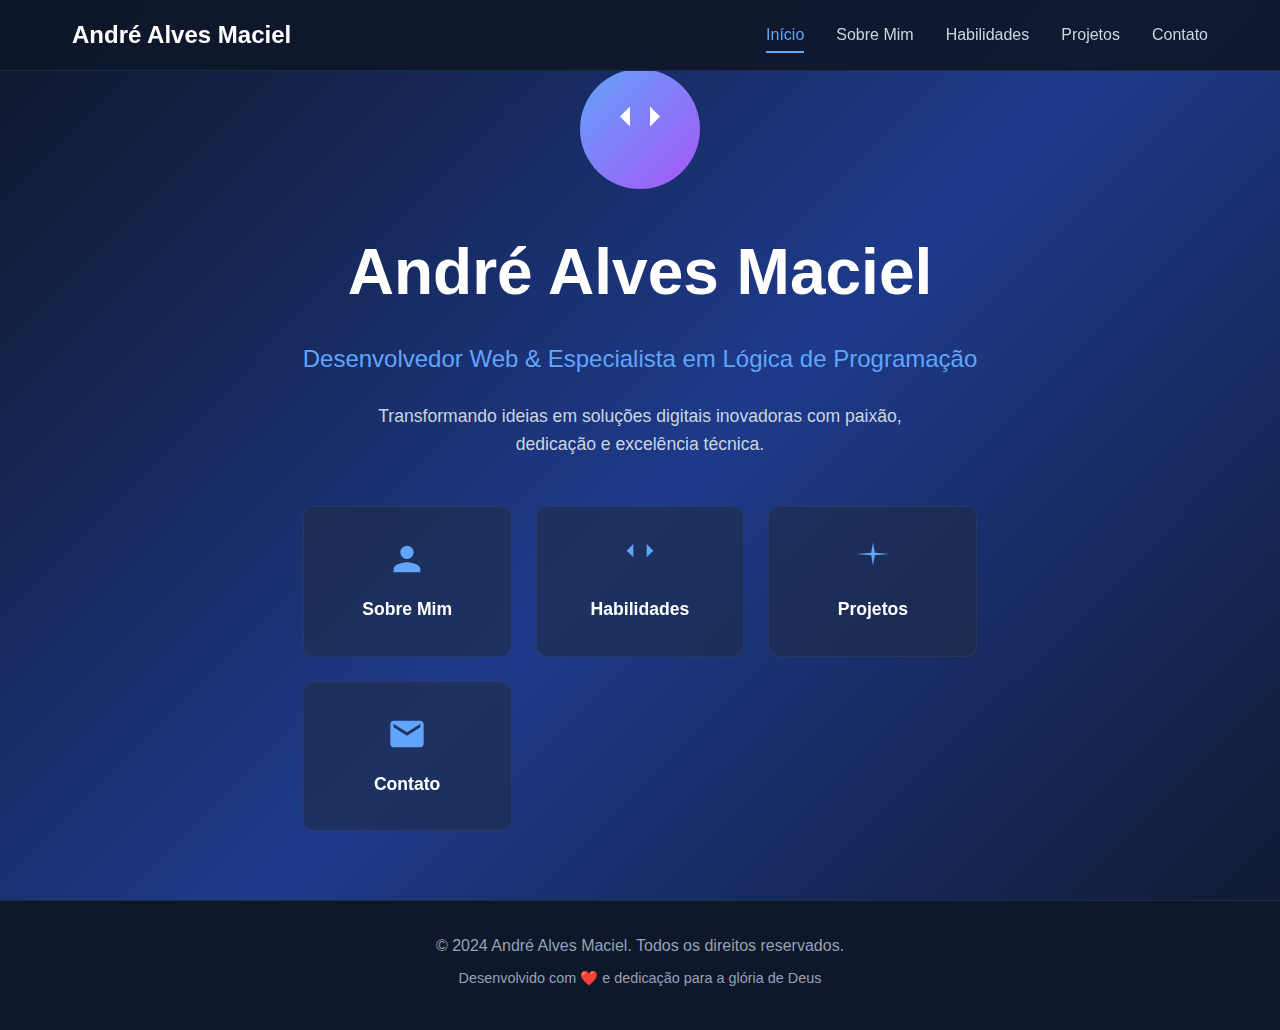
<file: index.html>
<!DOCTYPE html>
<html lang="pt-BR">
<head>
    <meta charset="UTF-8">
    <meta name="viewport" content="width=device-width, initial-scale=1.0">
    <title>André Alves Maciel - Desenvolvedor Web</title>
    <link rel="stylesheet" href="styles.css">
</head>
<body>
    <!-- Navigation -->
    <nav class="navbar">
        <div class="nav-container">
            <h1 class="nav-logo">André Alves Maciel</h1>
            <div class="nav-menu">
                <a href="inicio.html" class="nav-link active">Início</a>
                <a href="sobremim.html" class="nav-link">Sobre Mim</a>
                <a href="habilidade.html" class="nav-link">Habilidades</a>
                <a href="projeto.html" class="nav-link">Projetos</a>
                <a href="contato.html" class="nav-link">Contato</a>
            </div>
            <div class="hamburger">
                <span></span>
                <span></span>
                <span></span>
            </div>
        </div>
    </nav>

    <!-- Hero Section -->
    <section class="hero">
        <div class="hero-container">
            <div class="hero-content">
                <div class="hero-avatar">
                    <div class="avatar-circle">
                        <svg class="code-icon" viewBox="0 0 24 24" fill="currentColor">
                            <path d="M8 3L4 7L8 11M16 3L20 7L16 11M12 21L12 3"/>
                        </svg>
                    </div>
                </div>
                <h1 class="hero-title">André Alves Maciel</h1>
                <p class="hero-subtitle">Desenvolvedor Web & Especialista em Lógica de Programação</p>
                <p class="hero-description">
                    Transformando ideias em soluções digitais inovadoras com paixão, dedicação e excelência técnica.
                </p>
                
                <!-- Menu Buttons -->
                <div class="menu-buttons">
                    <a href="sobremim.html" class="menu-btn">
                        <svg class="btn-icon" viewBox="0 0 24 24" fill="currentColor">
                            <path d="M12 12C14.21 12 16 10.21 16 8S14.21 4 12 4 8 5.79 8 8 9.79 12 12 12M12 14C9.33 14 4 15.34 4 18V20H20V18C20 15.34 14.67 14 12 14Z"/>
                        </svg>
                        Sobre Mim
                    </a>
                    <a href="habilidade.html" class="menu-btn">
                        <svg class="btn-icon" viewBox="0 0 24 24" fill="currentColor">
                            <path d="M8 3L4 7L8 11M16 3L20 7L16 11M12 21L12 3"/>
                        </svg>
                        Habilidades
                    </a>
                    <a href="projeto.html" class="menu-btn">
                        <svg class="btn-icon" viewBox="0 0 24 24" fill="currentColor">
                            <path d="M12 2L13.09 8.26L22 9L13.09 9.74L12 16L10.91 9.74L2 9L10.91 8.26L12 2Z"/>
                        </svg>
                        Projetos
                    </a>
                    <a href="contato.html" class="menu-btn">
                        <svg class="btn-icon" viewBox="0 0 24 24" fill="currentColor">
                            <path d="M20 4H4C2.9 4 2.01 4.9 2.01 6L2 18C2 19.1 2.9 20 4 20H20C21.1 20 22 19.1 22 18V6C22 4.9 21.1 4 20 4ZM20 8L12 13L4 8V6L12 11L20 6V8Z"/>
                        </svg>
                        Contato
                    </a>
                </div>
            </div>
        </div>
    </section>

    <!-- Footer -->
    <footer class="footer">
        <div class="footer-container">
            <p>&copy; 2024 André Alves Maciel. Todos os direitos reservados.</p>
            <p class="footer-subtitle">Desenvolvido com ❤️ e dedicação para a glória de Deus</p>
        </div>
    </footer>

    <script src="script.js"></script>
</body>
</html>
</file>
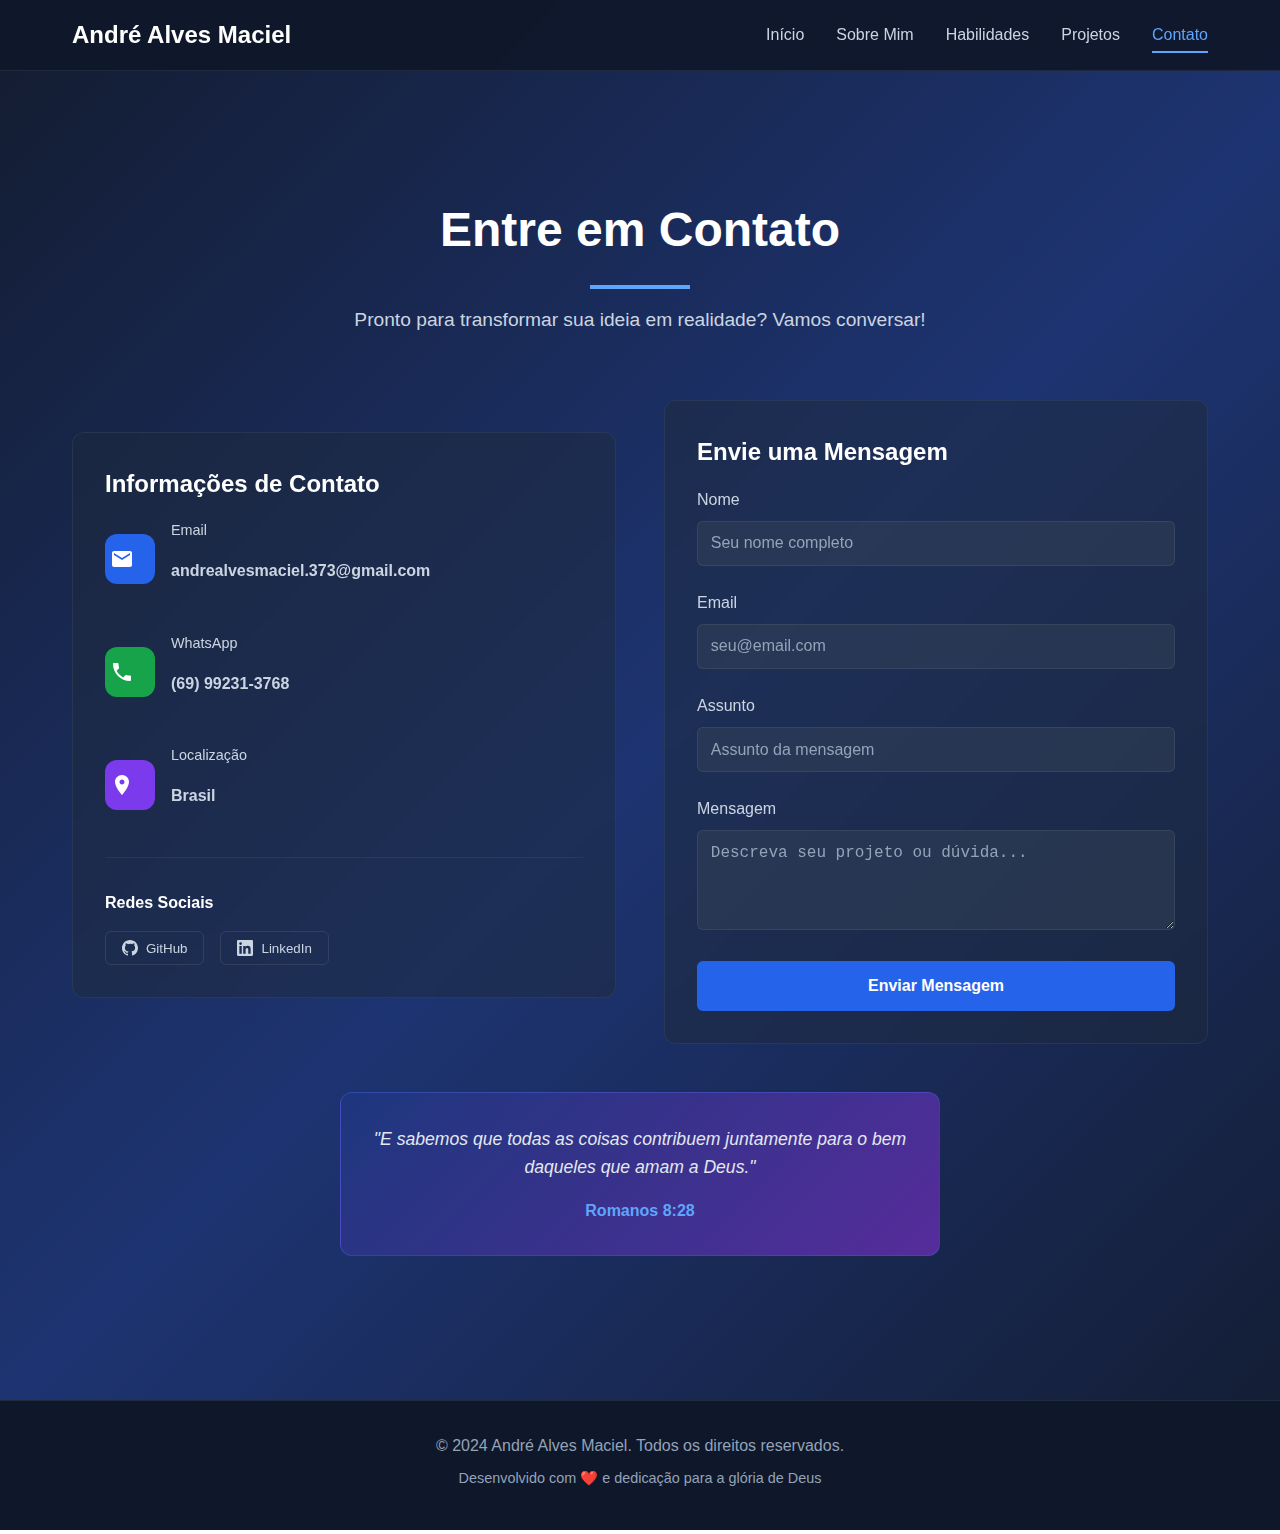
<file: contato.html>
<!DOCTYPE html>
<html lang="pt-BR">
<head>
    <meta charset="UTF-8">
    <meta name="viewport" content="width=device-width, initial-scale=1.0">
    <title>Contato - André Alves Maciel</title>
    <link rel="stylesheet" href="styles.css">
</head>
<body>
    <!-- Navigation -->
    <nav class="navbar">
        <div class="nav-container">
            <h1 class="nav-logo">André Alves Maciel</h1>
            <div class="nav-menu">
                <a href="inicio.html" class="nav-link">Início</a>
                <a href="sobremim.html" class="nav-link">Sobre Mim</a>
                <a href="habilidades.html" class="nav-link">Habilidades</a>
                <a href="projetos.html" class="nav-link">Projetos</a>
                <a href="contato.html" class="nav-link active">Contato</a>
            </div>
            <div class="hamburger">
                <span></span>
                <span></span>
                <span></span>
            </div>
        </div>
    </nav>

    <!-- Contact Section -->
    <section class="contact-section">
        <div class="container">
            <div class="section-header">
                <h2 class="section-title">Entre em Contato</h2>
                <div class="title-underline"></div>
                <p class="section-subtitle">Pronto para transformar sua ideia em realidade? Vamos conversar!</p>
            </div>

            <div class="contact-content">
                <div class="contact-info">
                    <div class="card">
                        <h3>Informações de Contato</h3>
                        
                        <div class="contact-items">
                            <div class="contact-item">
                                <div class="contact-icon-wrapper email">
                                    <svg class="contact-icon" viewBox="0 0 24 24" fill="currentColor">
                                        <path d="M20 4H4C2.9 4 2.01 4.9 2.01 6L2 18C2 19.1 2.9 20 4 20H20C21.1 20 22 19.1 22 18V6C22 4.9 21.1 4 20 4ZM20 8L12 13L4 8V6L12 11L20 6V8Z"/>
                                    </svg>
                                </div>
                                <div class="contact-details">
                                    <p class="contact-label">Email</p>
                                    <p class="contact-value">andrealvesmaciel.373@gmail.com</p>
                                </div>
                            </div>

                            <div class="contact-item">
                                <div class="contact-icon-wrapper whatsapp">
                                    <svg class="contact-icon" viewBox="0 0 24 24" fill="currentColor">
                                        <path d="M6.62 10.79C8.06 13.62 10.38 15.94 13.21 17.38L15.41 15.18C15.69 14.9 16.08 14.82 16.43 14.93C17.55 15.3 18.75 15.5 20 15.5C20.55 15.5 21 15.95 21 16.5V20C21 20.55 20.55 21 20 21C10.61 21 3 13.39 3 4C3 3.45 3.45 3 4 3H7.5C8.05 3 8.5 3.45 8.5 4C8.5 5.25 8.7 6.45 9.07 7.57C9.18 7.92 9.1 8.31 8.82 8.59L6.62 10.79Z"/>
                                    </svg>
                                </div>
                                <div class="contact-details">
                                    <p class="contact-label">WhatsApp</p>
                                    <p class="contact-value">(69) 99231-3768</p>
                                </div>
                            </div>

                            <div class="contact-item">
                                <div class="contact-icon-wrapper location">
                                    <svg class="contact-icon" viewBox="0 0 24 24" fill="currentColor">
                                        <path d="M12 2C8.13 2 5 5.13 5 9C5 14.25 12 22 12 22S19 14.25 19 9C19 5.13 15.87 2 12 2ZM12 11.5C10.62 11.5 9.5 10.38 9.5 9S10.62 6.5 12 6.5S14.5 7.62 14.5 9S13.38 11.5 12 11.5Z"/>
                                    </svg>
                                </div>
                                <div class="contact-details">
                                    <p class="contact-label">Localização</p>
                                    <p class="contact-value">Brasil</p>
                                </div>
                            </div>
                        </div>

                        <div class="social-links">
                            <h4>Redes Sociais</h4>
                            <div class="social-buttons">
                                <button class="social-btn github">
                                    <svg viewBox="0 0 24 24" fill="currentColor">
                                        <path d="M12 0C5.374 0 0 5.373 0 12 0 17.302 3.438 21.8 8.207 23.387c.599.111.793-.261.793-.577v-2.234c-3.338.726-4.033-1.416-4.033-1.416-.546-1.387-1.333-1.756-1.333-1.756-1.089-.745.083-.729.083-.729 1.205.084 1.839 1.237 1.839 1.237 1.07 1.834 2.807 1.304 3.492.997.107-.775.418-1.305.762-1.604-2.665-.305-5.467-1.334-5.467-5.931 0-1.311.469-2.381 1.236-3.221-.124-.303-.535-1.524.117-3.176 0 0 1.008-.322 3.301 1.23A11.509 11.509 0 0112 5.803c1.02.005 2.047.138 3.006.404 2.291-1.552 3.297-1.23 3.297-1.23.653 1.653.242 2.874.118 3.176.77.84 1.235 1.911 1.235 3.221 0 4.609-2.807 5.624-5.479 5.921.43.372.823 1.102.823 2.222v3.293c0 .319.192.694.801.576C20.566 21.797 24 17.3 24 12c0-6.627-5.373-12-12-12z"/>
                                    </svg>
                                    GitHub
                                </button>
                                <button class="social-btn linkedin">
                                    <svg viewBox="0 0 24 24" fill="currentColor">
                                        <path d="M20.447 20.452h-3.554v-5.569c0-1.328-.027-3.037-1.852-3.037-1.853 0-2.136 1.445-2.136 2.939v5.667H9.351V9h3.414v1.561h.046c.477-.9 1.637-1.85 3.37-1.85 3.601 0 4.267 2.37 4.267 5.455v6.286zM5.337 7.433c-1.144 0-2.063-.926-2.063-2.065 0-1.138.92-2.063 2.063-2.063 1.14 0 2.064.925 2.064 2.063 0 1.139-.925 2.065-2.064 2.065zm1.782 13.019H3.555V9h3.564v11.452zM22.225 0H1.771C.792 0 0 .774 0 1.729v20.542C0 23.227.792 24 1.771 24h20.451C23.2 24 24 23.227 24 22.271V1.729C24 .774 23.2 0 22.222 0h.003z"/>
                                    </svg>
                                    LinkedIn
                                </button>
                            </div>
                        </div>
                    </div>
                </div>

                <div class="contact-form">
                    <div class="card">
                        <h3>Envie uma Mensagem</h3>
                        <form id="contactForm">
                            <div class="form-group">
                                <label for="name">Nome</label>
                                <input type="text" id="name" name="name" required placeholder="Seu nome completo">
                            </div>

                            <div class="form-group">
                                <label for="email">Email</label>
                                <input type="email" id="email" name="email" required placeholder="seu@email.com">
                            </div>

                            <div class="form-group">
                                <label for="subject">Assunto</label>
                                <input type="text" id="subject" name="subject" required placeholder="Assunto da mensagem">
                            </div>

                            <div class="form-group">
                                <label for="message">Mensagem</label>
                                <textarea id="message" name="message" rows="4" required placeholder="Descreva seu projeto ou dúvida..."></textarea>
                            </div>

                            <button type="submit" class="submit-btn">Enviar Mensagem</button>
                        </form>
                    </div>
                </div>
            </div>

            <div class="biblical-quote">
                <div class="quote-card">
                    <p class="quote-text">
                        "E sabemos que todas as coisas contribuem juntamente para o bem daqueles que amam a Deus."
                    </p>
                    <p class="quote-reference">Romanos 8:28</p>
                </div>
            </div>
        </div>
    </section>

    <!-- Footer -->
    <footer class="footer">
        <div class="footer-container">
            <p>&copy; 2024 André Alves Maciel. Todos os direitos reservados.</p>
            <p class="footer-subtitle">Desenvolvido com ❤️ e dedicação para a glória de Deus</p>
        </div>
    </footer>

    <script src="script.js"></script>
</body>
</html>
</file>
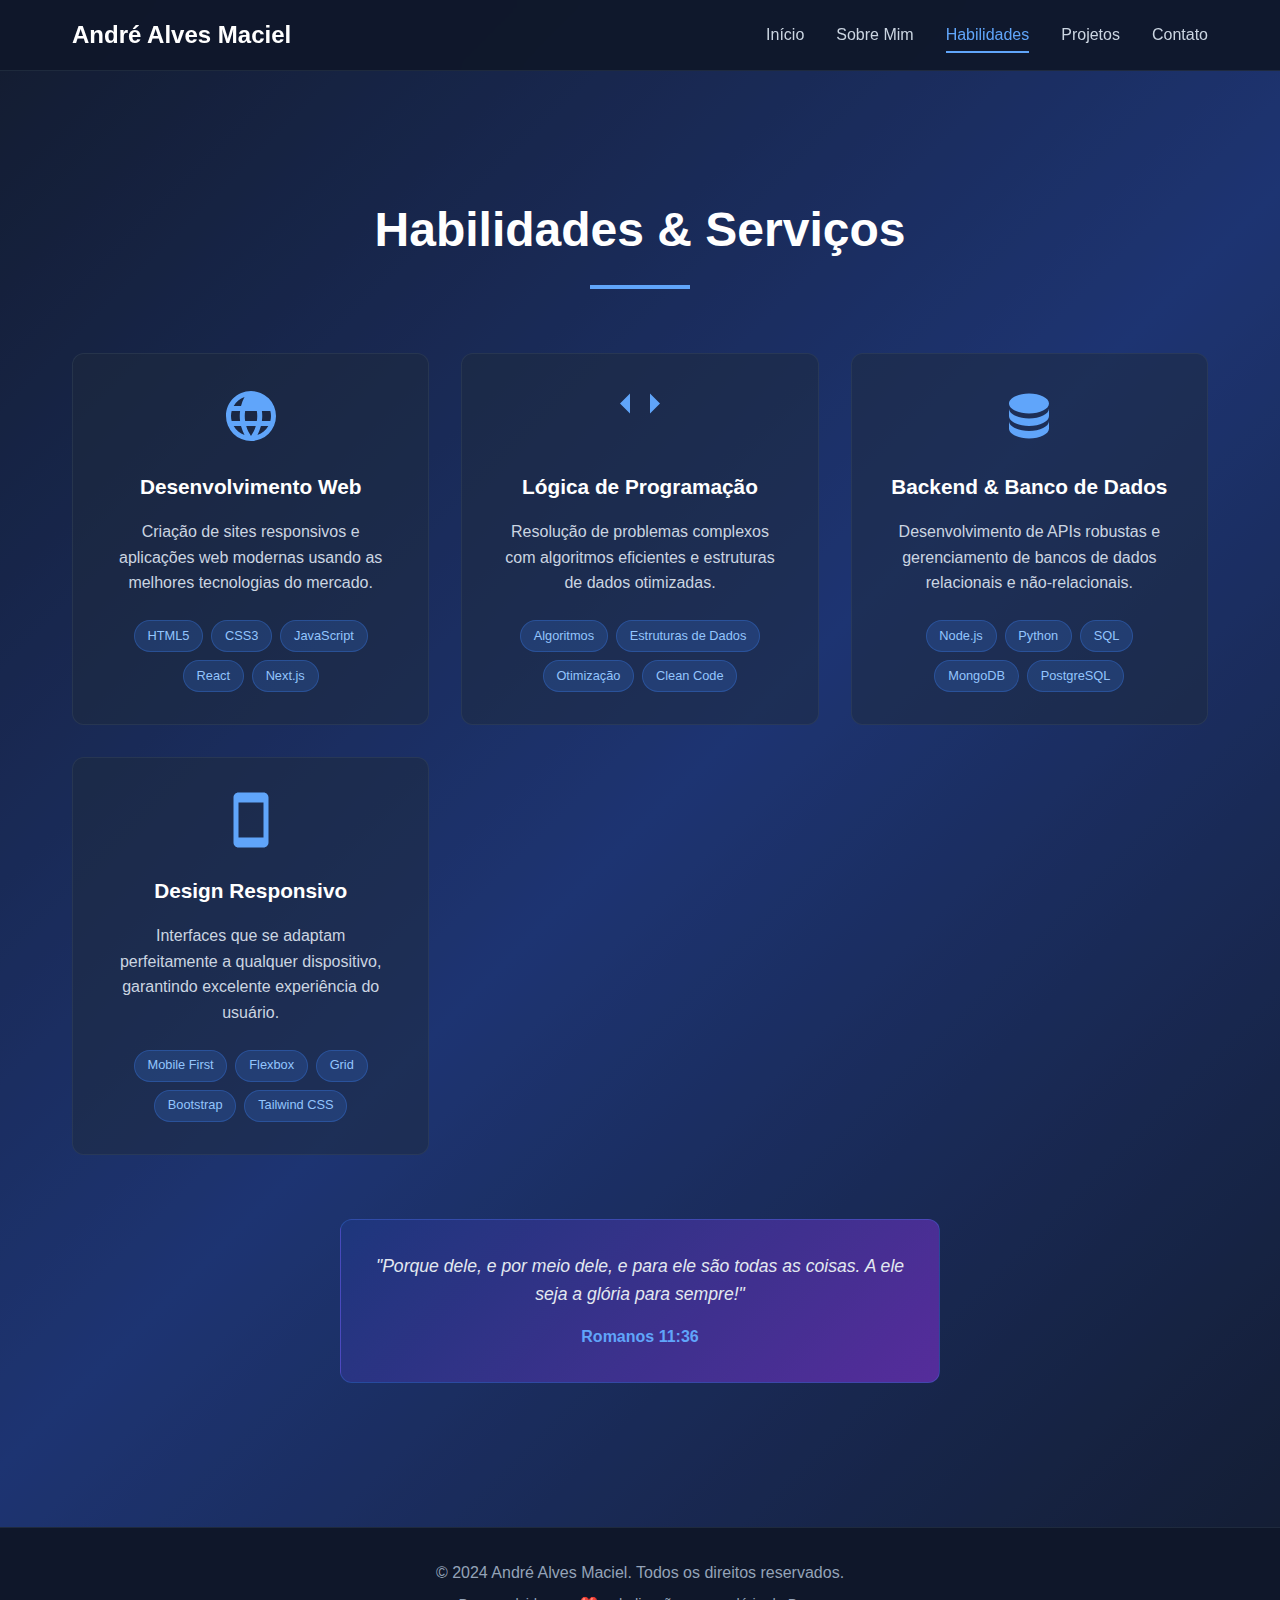
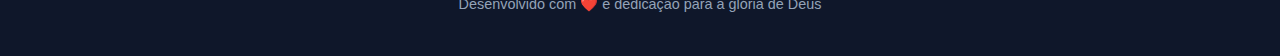
<file: habilidade.html>
<!DOCTYPE html>
<html lang="pt-BR">
<head>
    <meta charset="UTF-8">
    <meta name="viewport" content="width=device-width, initial-scale=1.0">
    <title>Habilidades - André Alves Maciel</title>
    <link rel="stylesheet" href="styles.css">
</head>
<body>
    <!-- Navigation -->
    <nav class="navbar">
        <div class="nav-container">
            <h1 class="nav-logo">André Alves Maciel</h1>
            <div class="nav-menu">
                <a href="inicio.html" class="nav-link">Início</a>
                <a href="sobremim.html" class="nav-link">Sobre Mim</a>
                <a href="habilidades.html" class="nav-link active">Habilidades</a>
                <a href="projetos.html" class="nav-link">Projetos</a>
                <a href="contato.html" class="nav-link">Contato</a>
            </div>
            <div class="hamburger">
                <span></span>
                <span></span>
                <span></span>
            </div>
        </div>
    </nav>

    <!-- Skills Section -->
    <section class="skills-section">
        <div class="container">
            <div class="section-header">
                <h2 class="section-title">Habilidades & Serviços</h2>
                <div class="title-underline"></div>
            </div>

            <div class="skills-grid">
                <div class="skill-card">
                    <div class="skill-icon">
                        <svg viewBox="0 0 24 24" fill="currentColor">
                            <path d="M16.36 14C16.44 13.34 16.5 12.68 16.5 12S16.44 10.66 16.36 10H19.74C19.9 10.64 20 11.31 20 12S19.9 13.36 19.74 14M14.59 19.56C15.19 18.45 15.65 17.25 15.97 16H18.92C17.96 17.65 16.43 18.93 14.59 19.56M14.34 14H9.66C9.56 13.34 9.5 12.68 9.5 12S9.56 10.66 9.66 10H14.34C14.44 10.66 14.5 11.32 14.5 12S14.44 13.34 14.34 14M12 19.96C11.17 18.76 10.5 17.43 10.09 16H13.91C13.5 17.43 12.83 18.76 12 19.96M8 8H5.08C6.03 6.34 7.57 5.06 9.4 4.44C8.8 5.55 8.35 6.75 8 8M5.08 16H8C8.35 17.25 8.8 18.45 9.4 19.56C7.57 18.93 6.03 17.65 5.08 16M4.26 14C4.1 13.36 4 12.69 4 12S4.1 10.64 4.26 10H7.64C7.56 10.66 7.5 11.32 7.5 12S7.56 13.34 7.64 14M12 2C6.47 2 2 6.5 2 12A10 10 0 0 0 12 22A10 10 0 0 0 22 12A10 10 0 0 0 12 2Z"/>
                        </svg>
                    </div>
                    <h3>Desenvolvimento Web</h3>
                    <p>Criação de sites responsivos e aplicações web modernas usando as melhores tecnologias do mercado.</p>
                    <div class="skill-tags">
                        <span class="tag">HTML5</span>
                        <span class="tag">CSS3</span>
                        <span class="tag">JavaScript</span>
                        <span class="tag">React</span>
                        <span class="tag">Next.js</span>
                    </div>
                </div>

                <div class="skill-card">
                    <div class="skill-icon">
                        <svg viewBox="0 0 24 24" fill="currentColor">
                            <path d="M8 3L4 7L8 11M16 3L20 7L16 11M12 21L12 3"/>
                        </svg>
                    </div>
                    <h3>Lógica de Programação</h3>
                    <p>Resolução de problemas complexos com algoritmos eficientes e estruturas de dados otimizadas.</p>
                    <div class="skill-tags">
                        <span class="tag">Algoritmos</span>
                        <span class="tag">Estruturas de Dados</span>
                        <span class="tag">Otimização</span>
                        <span class="tag">Clean Code</span>
                    </div>
                </div>

                <div class="skill-card">
                    <div class="skill-icon">
                        <svg viewBox="0 0 24 24" fill="currentColor">
                            <path d="M12 3C7.58 3 4 4.79 4 7S7.58 11 12 11 20 9.21 20 7 16.42 3 12 3M4 9V12C4 14.21 7.58 16 12 16S20 14.21 20 12V9C20 11.21 16.42 13 12 13S4 11.21 4 9M4 14V17C4 19.21 7.58 21 12 21S20 19.21 20 17V14C20 16.21 16.42 18 12 18S4 16.21 4 14Z"/>
                        </svg>
                    </div>
                    <h3>Backend & Banco de Dados</h3>
                    <p>Desenvolvimento de APIs robustas e gerenciamento de bancos de dados relacionais e não-relacionais.</p>
                    <div class="skill-tags">
                        <span class="tag">Node.js</span>
                        <span class="tag">Python</span>
                        <span class="tag">SQL</span>
                        <span class="tag">MongoDB</span>
                        <span class="tag">PostgreSQL</span>
                    </div>
                </div>

                <div class="skill-card">
                    <div class="skill-icon">
                        <svg viewBox="0 0 24 24" fill="currentColor">
                            <path d="M17 19H7V5H17M17 1H7C5.89 1 5 1.89 5 3V21C5 22.1 5.89 23 7 23H17C18.1 23 19 22.1 19 21V3C19 1.89 18.1 1 17 1Z"/>
                        </svg>
                    </div>
                    <h3>Design Responsivo</h3>
                    <p>Interfaces que se adaptam perfeitamente a qualquer dispositivo, garantindo excelente experiência do usuário.</p>
                    <div class="skill-tags">
                        <span class="tag">Mobile First</span>
                        <span class="tag">Flexbox</span>
                        <span class="tag">Grid</span>
                        <span class="tag">Bootstrap</span>
                        <span class="tag">Tailwind CSS</span>
                    </div>
                </div>
            </div>

            <div class="biblical-quote">
                <div class="quote-card">
                    <p class="quote-text">
                        "Porque dele, e por meio dele, e para ele são todas as coisas. A ele seja a glória para sempre!"
                    </p>
                    <p class="quote-reference">Romanos 11:36</p>
                </div>
            </div>
        </div>
    </section>

    <!-- Footer -->
    <footer class="footer">
        <div class="footer-container">
            <p>&copy; 2024 André Alves Maciel. Todos os direitos reservados.</p>
            <p class="footer-subtitle">Desenvolvido com ❤️ e dedicação para a glória de Deus</p>
        </div>
    </footer>

    <script src="script.js"></script>
</body>
</html>
</file>
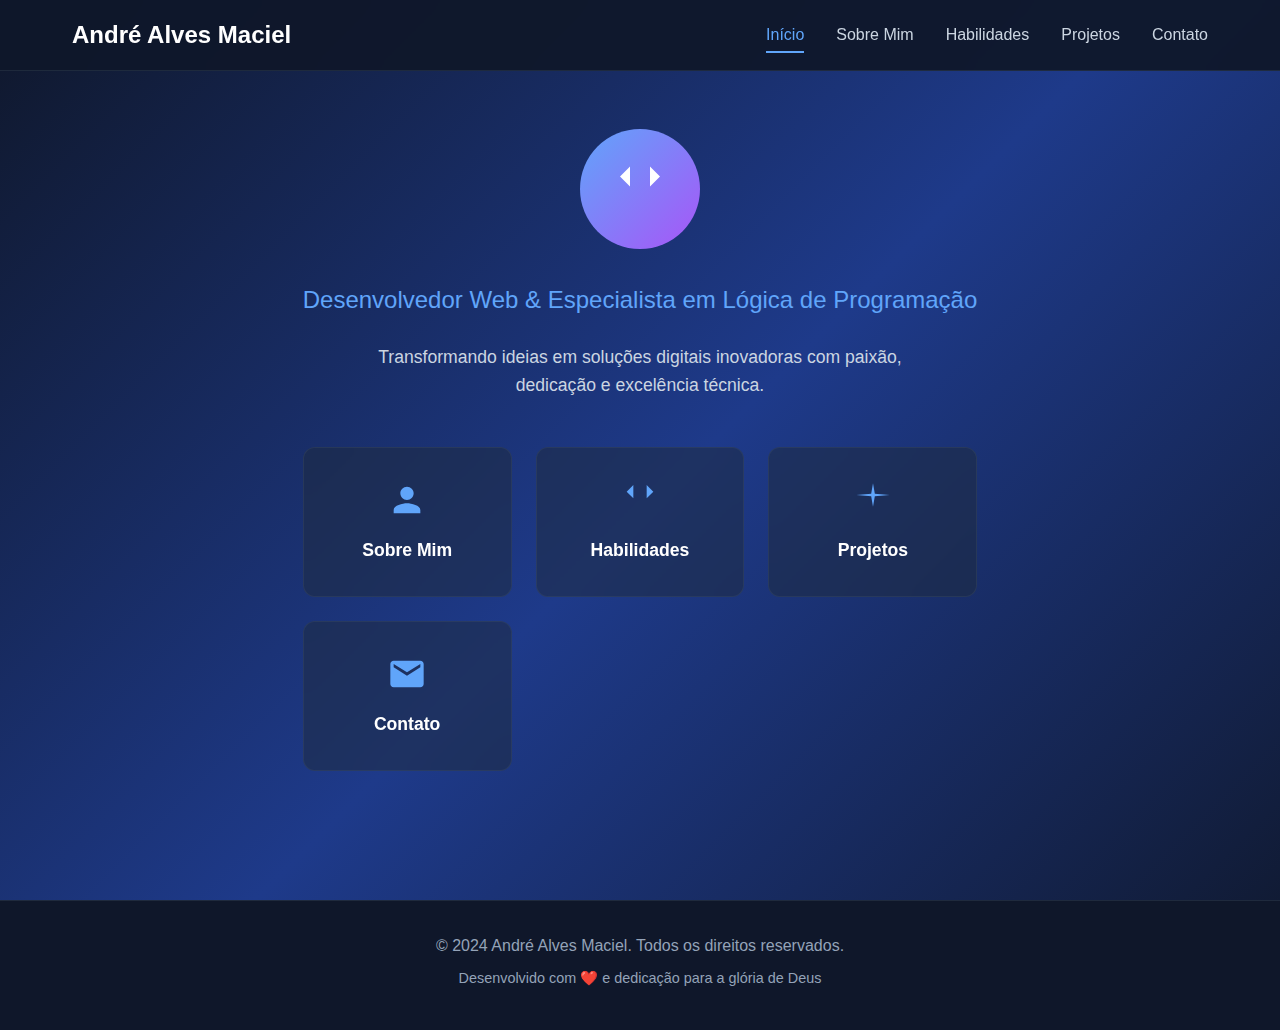
<file: inicio.html>
<!DOCTYPE html>
<html lang="pt-BR">
<head>
    <meta charset="UTF-8">
    <meta name="viewport" content="width=device-width, initial-scale=1.0">
    <title>André Alves Maciel - Desenvolvedor Web</title>
    <link rel="stylesheet" href="styles.css">
</head>
<body>
    <!-- Navigation -->
    <nav class="navbar">
        <div class="nav-container">
            <h1 class="nav-logo">André Alves Maciel</h1>
            <div class="nav-menu">
                <a href="inicio.html" class="nav-link active">Início</a>
                <a href="sobremim.html" class="nav-link">Sobre Mim</a>
                <a href="habilidades.html" class="nav-link">Habilidades</a>
                <a href="projetos.html" class="nav-link">Projetos</a>
                <a href="contato.html" class="nav-link">Contato</a>
            </div>
            <div class="hamburger">
                <span></span>
                <span></span>
                <span></span>
            </div>
        </div>
    </nav>

    <!-- Hero Section -->
    <section class="hero">
        <div class="hero-container">
            <div class="hero-content">
                <div class="hero-avatar">
                    <div class="avatar-circle">
                        <svg class="code-icon" viewBox="0 0 24 24" fill="currentColor">
                            <path d="M8 3L4 7L8 11M16 3L20 7L16 11M12 21L12 3"/>
                        </svg>
                    </div>
                </div>
                <h1 class="hero-title">André Alves Maciel</h1>
                <p class="hero-subtitle">Desenvolvedor Web & Especialista em Lógica de Programação</p>
                <p class="hero-description">
                    Transformando ideias em soluções digitais inovadoras com paixão, dedicação e excelência técnica.
                </p>
                
                <!-- Menu Buttons -->
                <div class="menu-buttons">
                    <a href="sobremim.html" class="menu-btn">
                        <svg class="btn-icon" viewBox="0 0 24 24" fill="currentColor">
                            <path d="M12 12C14.21 12 16 10.21 16 8S14.21 4 12 4 8 5.79 8 8 9.79 12 12 12M12 14C9.33 14 4 15.34 4 18V20H20V18C20 15.34 14.67 14 12 14Z"/>
                        </svg>
                        Sobre Mim
                    </a>
                    <a href="habilidades.html" class="menu-btn">
                        <svg class="btn-icon" viewBox="0 0 24 24" fill="currentColor">
                            <path d="M8 3L4 7L8 11M16 3L20 7L16 11M12 21L12 3"/>
                        </svg>
                        Habilidades
                    </a>
                    <a href="projetos.html" class="menu-btn">
                        <svg class="btn-icon" viewBox="0 0 24 24" fill="currentColor">
                            <path d="M12 2L13.09 8.26L22 9L13.09 9.74L12 16L10.91 9.74L2 9L10.91 8.26L12 2Z"/>
                        </svg>
                        Projetos
                    </a>
                    <a href="contato.html" class="menu-btn">
                        <svg class="btn-icon" viewBox="0 0 24 24" fill="currentColor">
                            <path d="M20 4H4C2.9 4 2.01 4.9 2.01 6L2 18C2 19.1 2.9 20 4 20H20C21.1 20 22 19.1 22 18V6C22 4.9 21.1 4 20 4ZM20 8L12 13L4 8V6L12 11L20 6V8Z"/>
                        </svg>
                        Contato
                    </a>
                </div>
            </div>
        </div>
    </section>

    <!-- Footer -->
    <footer class="footer">
        <div class="footer-container">
            <p>&copy; 2024 André Alves Maciel. Todos os direitos reservados.</p>
            <p class="footer-subtitle">Desenvolvido com ❤️ e dedicação para a glória de Deus</p>
        </div>
    </footer>

    <script src="script.js"></script>
</body>
</html>
</file>
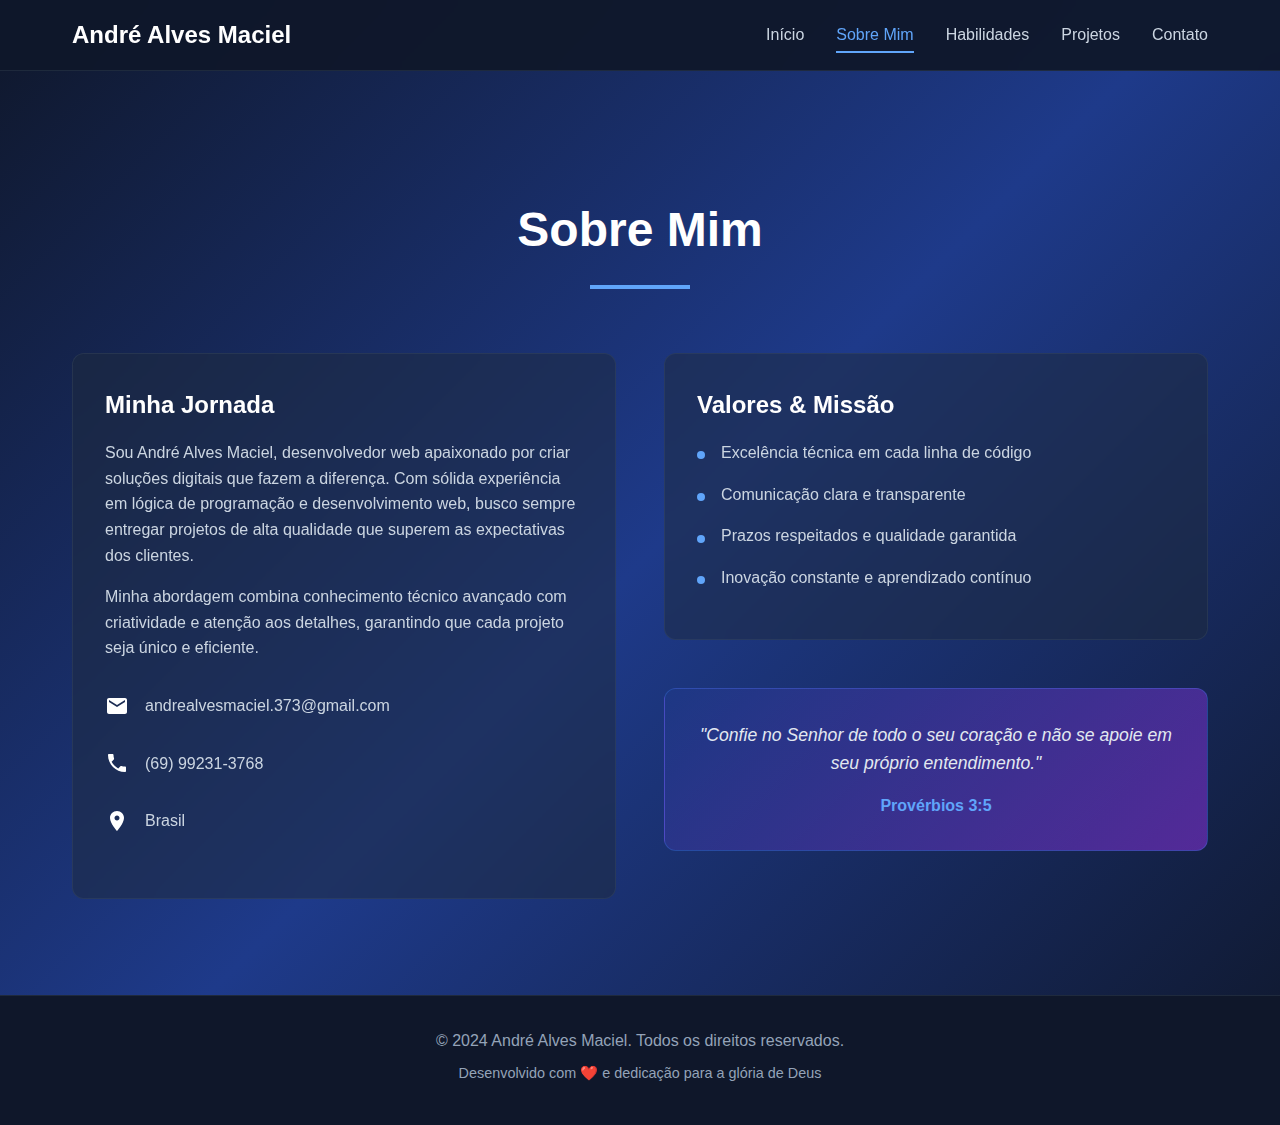
<file: sobremim.html>
<!DOCTYPE html>
<html lang="pt-BR">
<head>
    <meta charset="UTF-8">
    <meta name="viewport" content="width=device-width, initial-scale=1.0">
    <title>Sobre Mim - André Alves Maciel</title>
    <link rel="stylesheet" href="styles.css">
</head>
<body>
    <!-- Navigation -->
    <nav class="navbar">
        <div class="nav-container">
            <h1 class="nav-logo">André Alves Maciel</h1>
            <div class="nav-menu">
                <a href="inicio.html" class="nav-link">Início</a>
                <a href="sobremim.html" class="nav-link active">Sobre Mim</a>
                <a href="habilidades.html" class="nav-link">Habilidades</a>
                <a href="projetos.html" class="nav-link">Projetos</a>
                <a href="contato.html" class="nav-link">Contato</a>
            </div>
            <div class="hamburger">
                <span></span>
                <span></span>
                <span></span>
            </div>
        </div>
    </nav>

    <!-- About Section -->
    <section class="about-section">
        <div class="container">
            <div class="section-header">
                <h2 class="section-title">Sobre Mim</h2>
                <div class="title-underline"></div>
            </div>

            <div class="about-content">
                <div class="about-text">
                    <div class="card">
                        <h3>Minha Jornada</h3>
                        <p>
                            Sou André Alves Maciel, desenvolvedor web apaixonado por criar soluções digitais que fazem a
                            diferença. Com sólida experiência em lógica de programação e desenvolvimento web, busco sempre
                            entregar projetos de alta qualidade que superem as expectativas dos clientes.
                        </p>
                        <p>
                            Minha abordagem combina conhecimento técnico avançado com criatividade e atenção aos detalhes,
                            garantindo que cada projeto seja único e eficiente.
                        </p>

                        <div class="contact-info">
                            <div class="contact-item">
                                <svg class="contact-icon" viewBox="0 0 24 24" fill="currentColor">
                                    <path d="M20 4H4C2.9 4 2.01 4.9 2.01 6L2 18C2 19.1 2.9 20 4 20H20C21.1 20 22 19.1 22 18V6C22 4.9 21.1 4 20 4ZM20 8L12 13L4 8V6L12 11L20 6V8Z"/>
                                </svg>
                                <span>andrealvesmaciel.373@gmail.com</span>
                            </div>
                            <div class="contact-item">
                                <svg class="contact-icon" viewBox="0 0 24 24" fill="currentColor">
                                    <path d="M6.62 10.79C8.06 13.62 10.38 15.94 13.21 17.38L15.41 15.18C15.69 14.9 16.08 14.82 16.43 14.93C17.55 15.3 18.75 15.5 20 15.5C20.55 15.5 21 15.95 21 16.5V20C21 20.55 20.55 21 20 21C10.61 21 3 13.39 3 4C3 3.45 3.45 3 4 3H7.5C8.05 3 8.5 3.45 8.5 4C8.5 5.25 8.7 6.45 9.07 7.57C9.18 7.92 9.1 8.31 8.82 8.59L6.62 10.79Z"/>
                                </svg>
                                <span>(69) 99231-3768</span>
                            </div>
                            <div class="contact-item">
                                <svg class="contact-icon" viewBox="0 0 24 24" fill="currentColor">
                                    <path d="M12 2C8.13 2 5 5.13 5 9C5 14.25 12 22 12 22S19 14.25 19 9C19 5.13 15.87 2 12 2ZM12 11.5C10.62 11.5 9.5 10.38 9.5 9S10.62 6.5 12 6.5S14.5 7.62 14.5 9S13.38 11.5 12 11.5Z"/>
                                </svg>
                                <span>Brasil</span>
                            </div>
                        </div>
                    </div>
                </div>

                <div class="about-values">
                    <div class="card">
                        <h3>Valores & Missão</h3>
                        <ul class="values-list">
                            <li>Excelência técnica em cada linha de código</li>
                            <li>Comunicação clara e transparente</li>
                            <li>Prazos respeitados e qualidade garantida</li>
                            <li>Inovação constante e aprendizado contínuo</li>
                        </ul>
                    </div>

                    <div class="biblical-quote">
                        <div class="quote-card">
                            <p class="quote-text">
                                "Confie no Senhor de todo o seu coração e não se apoie em seu próprio entendimento."
                            </p>
                            <p class="quote-reference">Provérbios 3:5</p>
                        </div>
                    </div>
                </div>
            </div>
        </div>
    </section>

    <!-- Footer -->
    <footer class="footer">
        <div class="footer-container">
            <p>&copy; 2024 André Alves Maciel. Todos os direitos reservados.</p>
            <p class="footer-subtitle">Desenvolvido com ❤️ e dedicação para a glória de Deus</p>
        </div>
    </footer>

    <script src="script.js"></script>
</body>
</html>
</file>
<file: styles.css>
/* Reset and Base Styles */
* {
  margin: 0;
  padding: 0;
  box-sizing: border-box;
}

body {
  font-family: "Segoe UI", Tahoma, Geneva, Verdana, sans-serif;
  line-height: 1.6;
  color: #333;
  background: linear-gradient(135deg, #0f172a 0%, #1e3a8a 50%, #0f172a 100%);
  min-height: 100vh;
}

/* Navigation */
.navbar {
  position: fixed;
  top: 0;
  width: 100%;
  background: rgba(15, 23, 42, 0.95);
  backdrop-filter: blur(10px);
  border-bottom: 1px solid rgba(71, 85, 105, 0.3);
  z-index: 1000;
  padding: 1rem 0;
}

.nav-container {
  max-width: 1200px;
  margin: 0 auto;
  padding: 0 2rem;
  display: flex;
  justify-content: space-between;
  align-items: center;
}

.nav-logo {
  color: white;
  font-size: 1.5rem;
  font-weight: bold;
}

.nav-menu {
  display: flex;
  gap: 2rem;
}

.nav-link {
  color: #cbd5e1;
  text-decoration: none;
  font-weight: 500;
  transition: color 0.3s ease;
  position: relative;
}

.nav-link:hover,
.nav-link.active {
  color: #60a5fa;
}

.nav-link.active::after {
  content: "";
  position: absolute;
  bottom: -5px;
  left: 0;
  width: 100%;
  height: 2px;
  background: #60a5fa;
}

.hamburger {
  display: none;
  flex-direction: column;
  cursor: pointer;
}

.hamburger span {
  width: 25px;
  height: 3px;
  background: white;
  margin: 3px 0;
  transition: 0.3s;
}

/* Container */
.container {
  max-width: 1200px;
  margin: 0 auto;
  padding: 0 2rem;
}

/* Section Headers */
.section-header {
  text-align: center;
  margin-bottom: 4rem;
  padding-top: 6rem;
}

.section-title {
  font-size: 3rem;
  color: white;
  margin-bottom: 1rem;
  font-weight: bold;
}

.title-underline {
  width: 100px;
  height: 4px;
  background: #60a5fa;
  margin: 0 auto;
}

.section-subtitle {
  font-size: 1.2rem;
  color: #cbd5e1;
  margin-top: 1rem;
}

/* Cards */
.card {
  background: rgba(30, 41, 59, 0.5);
  border: 1px solid rgba(71, 85, 105, 0.3);
  border-radius: 12px;
  padding: 2rem;
  backdrop-filter: blur(10px);
}

.card h3 {
  color: white;
  font-size: 1.5rem;
  margin-bottom: 1rem;
}

.card p {
  color: #cbd5e1;
  margin-bottom: 1rem;
  line-height: 1.6;
}

/* Hero Section */
.hero {
  min-height: 100vh;
  display: flex;
  align-items: center;
  justify-content: center;
  padding: 2rem;
  text-align: center;
}

.hero-container {
  max-width: 800px;
  margin: 0 auto;
}

.hero-avatar {
  margin-bottom: 2rem;
}

.avatar-circle {
  width: 120px;
  height: 120px;
  background: linear-gradient(135deg, #60a5fa, #a855f7);
  border-radius: 50%;
  display: flex;
  align-items: center;
  justify-content: center;
  margin: 0 auto;
}

.code-icon {
  width: 60px;
  height: 60px;
  color: white;
}

.hero-title {
  font-size: 4rem;
  color: white;
  margin-bottom: 1rem;
  font-weight: bold;
}

.hero-subtitle {
  font-size: 1.5rem;
  color: #60a5fa;
  margin-bottom: 1.5rem;
}

.hero-description {
  font-size: 1.1rem;
  color: #cbd5e1;
  margin-bottom: 2rem;
  max-width: 600px;
  margin-left: auto;
  margin-right: auto;
}

.cta-button {
  display: inline-block;
  background: #2563eb;
  color: white;
  padding: 1rem 2rem;
  text-decoration: none;
  border-radius: 8px;
  font-weight: 600;
  font-size: 1.1rem;
  transition: all 0.3s ease;
  margin-bottom: 3rem;
}

.cta-button:hover {
  background: #1d4ed8;
  transform: translateY(-2px);
}

/* Menu Buttons for Home Page */
.menu-buttons {
  display: grid;
  grid-template-columns: repeat(auto-fit, minmax(200px, 1fr));
  gap: 1.5rem;
  max-width: 800px;
  margin: 3rem auto 0;
}

.menu-btn {
  display: flex;
  flex-direction: column;
  align-items: center;
  gap: 1rem;
  background: rgba(30, 41, 59, 0.5);
  border: 1px solid rgba(71, 85, 105, 0.3);
  color: white;
  text-decoration: none;
  padding: 2rem 1.5rem;
  border-radius: 12px;
  transition: all 0.3s ease;
  backdrop-filter: blur(10px);
  font-weight: 600;
  font-size: 1.1rem;
}

.menu-btn:hover {
  border-color: #60a5fa;
  transform: translateY(-5px);
  background: rgba(30, 58, 138, 0.3);
}

.btn-icon {
  width: 40px;
  height: 40px;
  color: #60a5fa;
}

/* Biblical Quote */
.biblical-quote {
  margin: 3rem 0;
}

.quote-card {
  background: linear-gradient(135deg, rgba(30, 58, 138, 0.5), rgba(147, 51, 234, 0.5));
  border: 1px solid rgba(59, 130, 246, 0.3);
  border-radius: 12px;
  padding: 2rem;
  text-align: center;
  max-width: 600px;
  margin: 0 auto;
}

.quote-text {
  color: #e2e8f0;
  font-style: italic;
  font-size: 1.1rem;
  margin-bottom: 1rem;
  line-height: 1.6;
}

.quote-reference {
  color: #60a5fa;
  font-weight: 600;
}

.scroll-indicator {
  margin-top: 3rem;
  animation: bounce 2s infinite;
}

.scroll-arrow {
  width: 30px;
  height: 30px;
  border-right: 3px solid #60a5fa;
  border-bottom: 3px solid #60a5fa;
  transform: rotate(45deg);
  margin: 0 auto;
}

@keyframes bounce {
  0%,
  20%,
  50%,
  80%,
  100% {
    transform: translateY(0);
  }
  40% {
    transform: translateY(-10px);
  }
  60% {
    transform: translateY(-5px);
  }
}

/* About Section */
.about-section {
  padding: 6rem 0;
}

.about-content {
  display: grid;
  grid-template-columns: 1fr 1fr;
  gap: 3rem;
  align-items: start;
}

.contact-info {
  margin-top: 2rem;
}

.contact-item {
  display: flex;
  align-items: center;
  margin-bottom: 1rem;
  color: #cbd5e1;
}

.contact-icon {
  width: 20px;
  height: 20px;
  color: #60a5fa;
  margin-right: 1rem;
}

.values-list {
  list-style: none;
  padding: 0;
}

.values-list li {
  color: #cbd5e1;
  margin-bottom: 1rem;
  position: relative;
  padding-left: 1.5rem;
}

.values-list li::before {
  content: "";
  position: absolute;
  left: 0;
  top: 0.7rem;
  width: 8px;
  height: 8px;
  background: #60a5fa;
  border-radius: 50%;
}

/* Skills Section */
.skills-section {
  padding: 6rem 0;
  background: rgba(30, 41, 59, 0.3);
}

.skills-grid {
  display: grid;
  grid-template-columns: repeat(auto-fit, minmax(300px, 1fr));
  gap: 2rem;
  margin-bottom: 4rem;
}

.skill-card {
  background: rgba(30, 41, 59, 0.5);
  border: 1px solid rgba(71, 85, 105, 0.3);
  border-radius: 12px;
  padding: 2rem;
  text-align: center;
  transition: all 0.3s ease;
}

.skill-card:hover {
  border-color: #60a5fa;
  transform: translateY(-5px);
}

.skill-icon {
  width: 60px;
  height: 60px;
  color: #60a5fa;
  margin: 0 auto 1.5rem;
}

.skill-card h3 {
  color: white;
  font-size: 1.3rem;
  margin-bottom: 1rem;
}

.skill-card p {
  color: #cbd5e1;
  margin-bottom: 1.5rem;
  line-height: 1.6;
}

.skill-tags {
  display: flex;
  flex-wrap: wrap;
  gap: 0.5rem;
  justify-content: center;
}

.tag {
  background: rgba(59, 130, 246, 0.2);
  color: #93c5fd;
  padding: 0.3rem 0.8rem;
  border-radius: 20px;
  font-size: 0.8rem;
  border: 1px solid rgba(59, 130, 246, 0.3);
}

/* Projects Section */
.projects-section {
  padding: 6rem 0;
}

.projects-grid {
  display: grid;
  grid-template-columns: repeat(auto-fit, minmax(350px, 1fr));
  gap: 2rem;
  margin-bottom: 4rem;
}

.project-card {
  background: rgba(30, 41, 59, 0.5);
  border: 1px solid rgba(71, 85, 105, 0.3);
  border-radius: 12px;
  overflow: hidden;
  transition: all 0.3s ease;
}

.project-card:hover {
  border-color: #60a5fa;
  transform: translateY(-5px);
}

.project-image {
  position: relative;
  overflow: hidden;
  height: 200px;
}

.project-image img {
  width: 100%;
  height: 100%;
  object-fit: cover;
}

.project-overlay {
  position: absolute;
  top: 0;
  left: 0;
  right: 0;
  bottom: 0;
  background: rgba(0, 0, 0, 0.8);
  display: flex;
  align-items: center;
  justify-content: center;
  opacity: 0;
  transition: opacity 0.3s ease;
}

.project-card:hover .project-overlay {
  opacity: 1;
}

.project-btn {
  background: #60a5fa;
  color: white;
  border: none;
  padding: 0.8rem 1.5rem;
  border-radius: 6px;
  cursor: pointer;
  font-weight: 600;
  transition: background 0.3s ease;
}

.project-btn:hover {
  background: #3b82f6;
}

.project-content {
  padding: 1.5rem;
}

.project-content h3 {
  color: white;
  font-size: 1.3rem;
  margin-bottom: 1rem;
}

.project-content p {
  color: #cbd5e1;
  margin-bottom: 1.5rem;
  line-height: 1.6;
}

.project-tags {
  display: flex;
  flex-wrap: wrap;
  gap: 0.5rem;
}

/* Contact Section */
.contact-section {
  padding: 6rem 0;
  background: rgba(30, 41, 59, 0.3);
}

.contact-content {
  display: grid;
  grid-template-columns: 1fr 1fr;
  gap: 3rem;
}

.contact-items {
  margin-bottom: 2rem;
}

.contact-item {
  display: flex;
  align-items: center;
  margin-bottom: 2rem;
}

.contact-icon-wrapper {
  width: 50px;
  height: 50px;
  border-radius: 12px;
  display: flex;
  align-items: center;
  justify-content: center;
  margin-right: 1rem;
}

.contact-icon-wrapper.email {
  background: #2563eb;
}

.contact-icon-wrapper.whatsapp {
  background: #16a34a;
}

.contact-icon-wrapper.location {
  background: #7c3aed;
}

.contact-icon {
  width: 24px;
  height: 24px;
  color: white;
}

.contact-details {
  flex: 1;
}

.contact-label {
  color: #94a3b8;
  font-size: 0.9rem;
  margin-bottom: 0.2rem;
}

.contact-value {
  color: white;
  font-weight: 600;
}

.social-links {
  border-top: 1px solid rgba(71, 85, 105, 0.3);
  padding-top: 2rem;
}

.social-links h4 {
  color: white;
  margin-bottom: 1rem;
}

.social-buttons {
  display: flex;
  gap: 1rem;
}

.social-btn {
  display: flex;
  align-items: center;
  gap: 0.5rem;
  background: transparent;
  border: 1px solid rgba(71, 85, 105, 0.5);
  color: #cbd5e1;
  padding: 0.5rem 1rem;
  border-radius: 6px;
  cursor: pointer;
  transition: all 0.3s ease;
}

.social-btn:hover {
  border-color: #60a5fa;
  color: #60a5fa;
}

.social-btn svg {
  width: 16px;
  height: 16px;
}

/* Form Styles */
.form-group {
  margin-bottom: 1.5rem;
}

.form-group label {
  display: block;
  color: #cbd5e1;
  margin-bottom: 0.5rem;
  font-weight: 500;
}

.form-group input,
.form-group textarea {
  width: 100%;
  padding: 0.8rem;
  background: rgba(51, 65, 85, 0.5);
  border: 1px solid rgba(71, 85, 105, 0.5);
  border-radius: 6px;
  color: white;
  font-size: 1rem;
  transition: border-color 0.3s ease;
}

.form-group input:focus,
.form-group textarea:focus {
  outline: none;
  border-color: #60a5fa;
}

.form-group input::placeholder,
.form-group textarea::placeholder {
  color: #94a3b8;
}

.submit-btn {
  width: 100%;
  background: #2563eb;
  color: white;
  border: none;
  padding: 1rem;
  border-radius: 6px;
  font-size: 1rem;
  font-weight: 600;
  cursor: pointer;
  transition: background 0.3s ease;
}

.submit-btn:hover {
  background: #1d4ed8;
}

/* Footer */
.footer {
  background: #0f172a;
  padding: 2rem 0;
  border-top: 1px solid rgba(71, 85, 105, 0.3);
  text-align: center;
}

.footer-container {
  max-width: 1200px;
  margin: 0 auto;
  padding: 0 2rem;
}

.footer p {
  color: #94a3b8;
  margin-bottom: 0.5rem;
}

.footer-subtitle {
  color: #64748b;
  font-size: 0.9rem;
}

/* Responsive Design */
@media (max-width: 768px) {
  .hamburger {
    display: flex;
  }

  .nav-menu {
    display: none;
  }

  .hero-title {
    font-size: 2.5rem;
  }

  .hero-subtitle {
    font-size: 1.2rem;
  }

  .section-title {
    font-size: 2rem;
  }

  .about-content,
  .contact-content {
    grid-template-columns: 1fr;
    gap: 2rem;
  }

  .skills-grid,
  .projects-grid {
    grid-template-columns: 1fr;
  }

  .container {
    padding: 0 1rem;
  }

  .nav-container {
    padding: 0 1rem;
  }

  .social-buttons {
    flex-direction: column;
  }

  .menu-buttons {
    grid-template-columns: 1fr;
    gap: 1rem;
  }

  .menu-btn {
    padding: 1.5rem 1rem;
  }

  .btn-icon {
    width: 32px;
    height: 32px;
  }
}

@media (max-width: 480px) {
  .hero-title {
    font-size: 2rem;
  }

  .section-header {
    padding-top: 4rem;
  }

  .card {
    padding: 1.5rem;
  }
}
</file>
